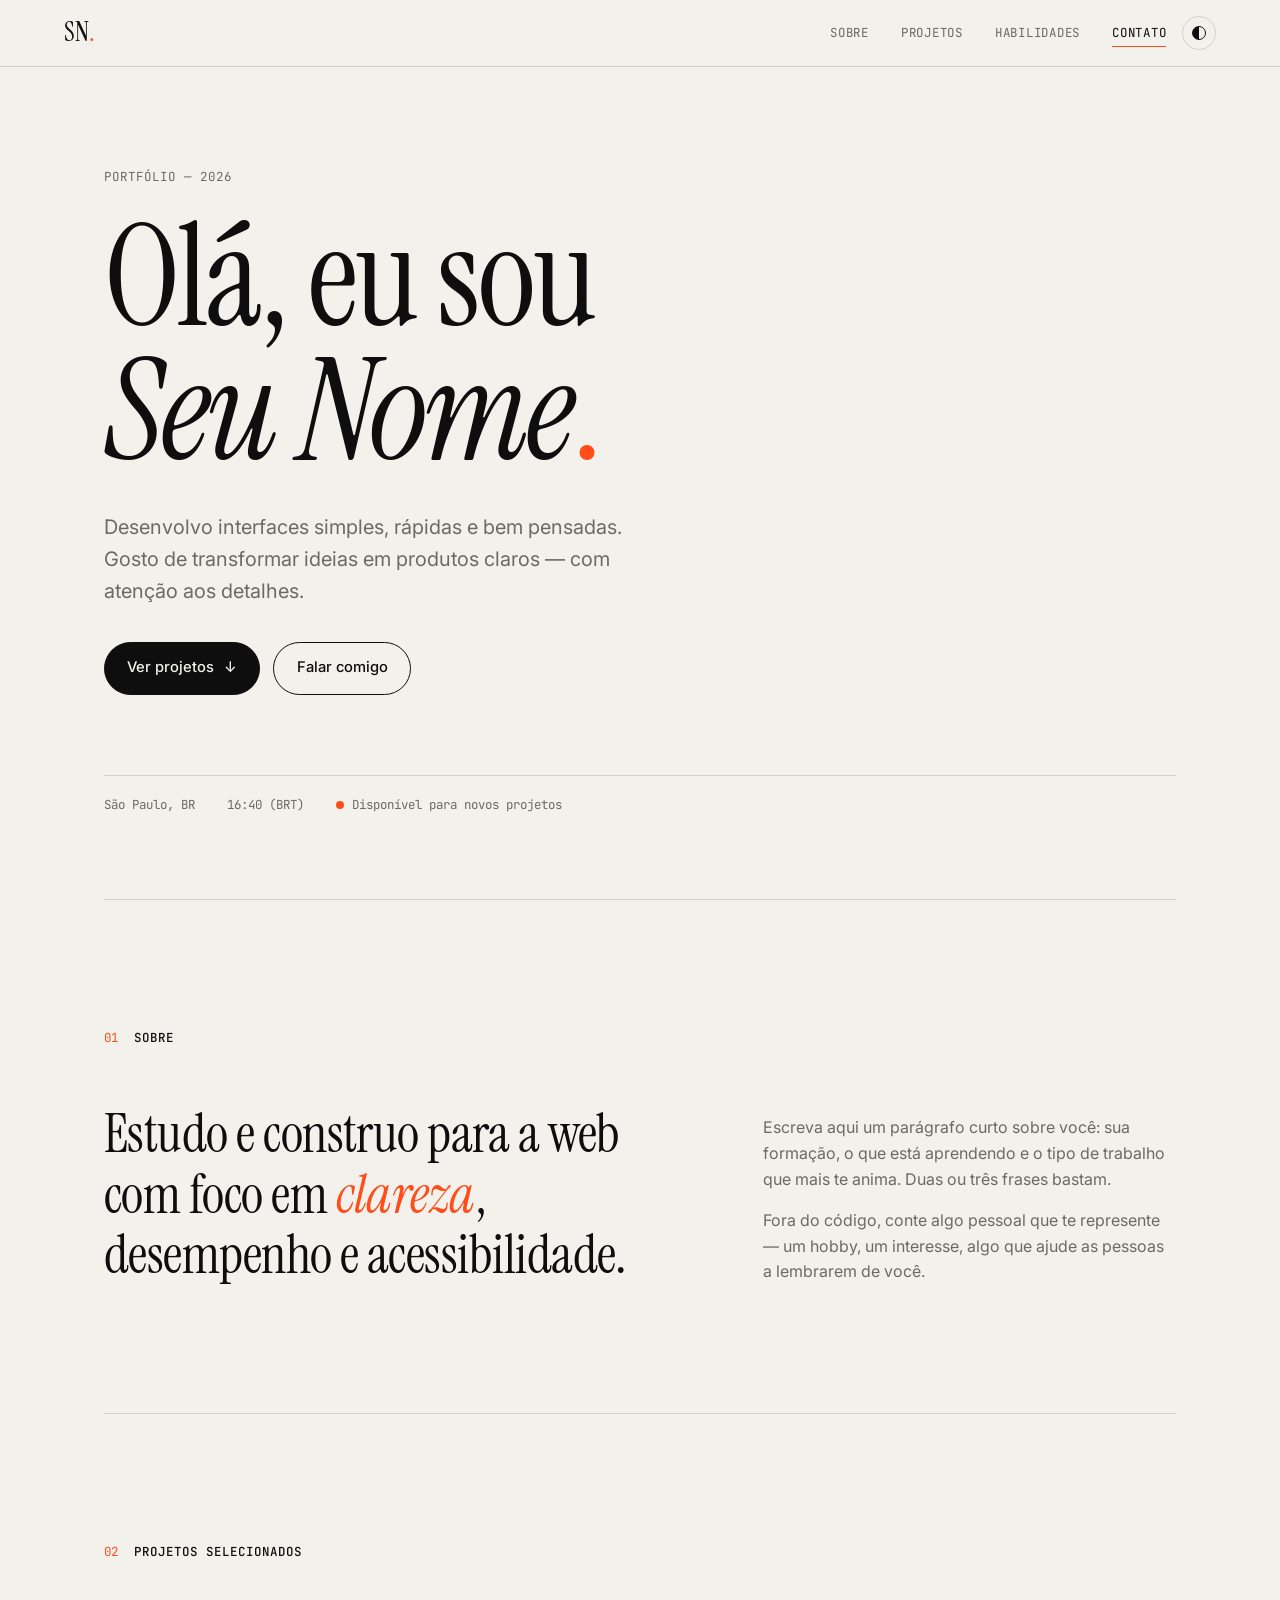
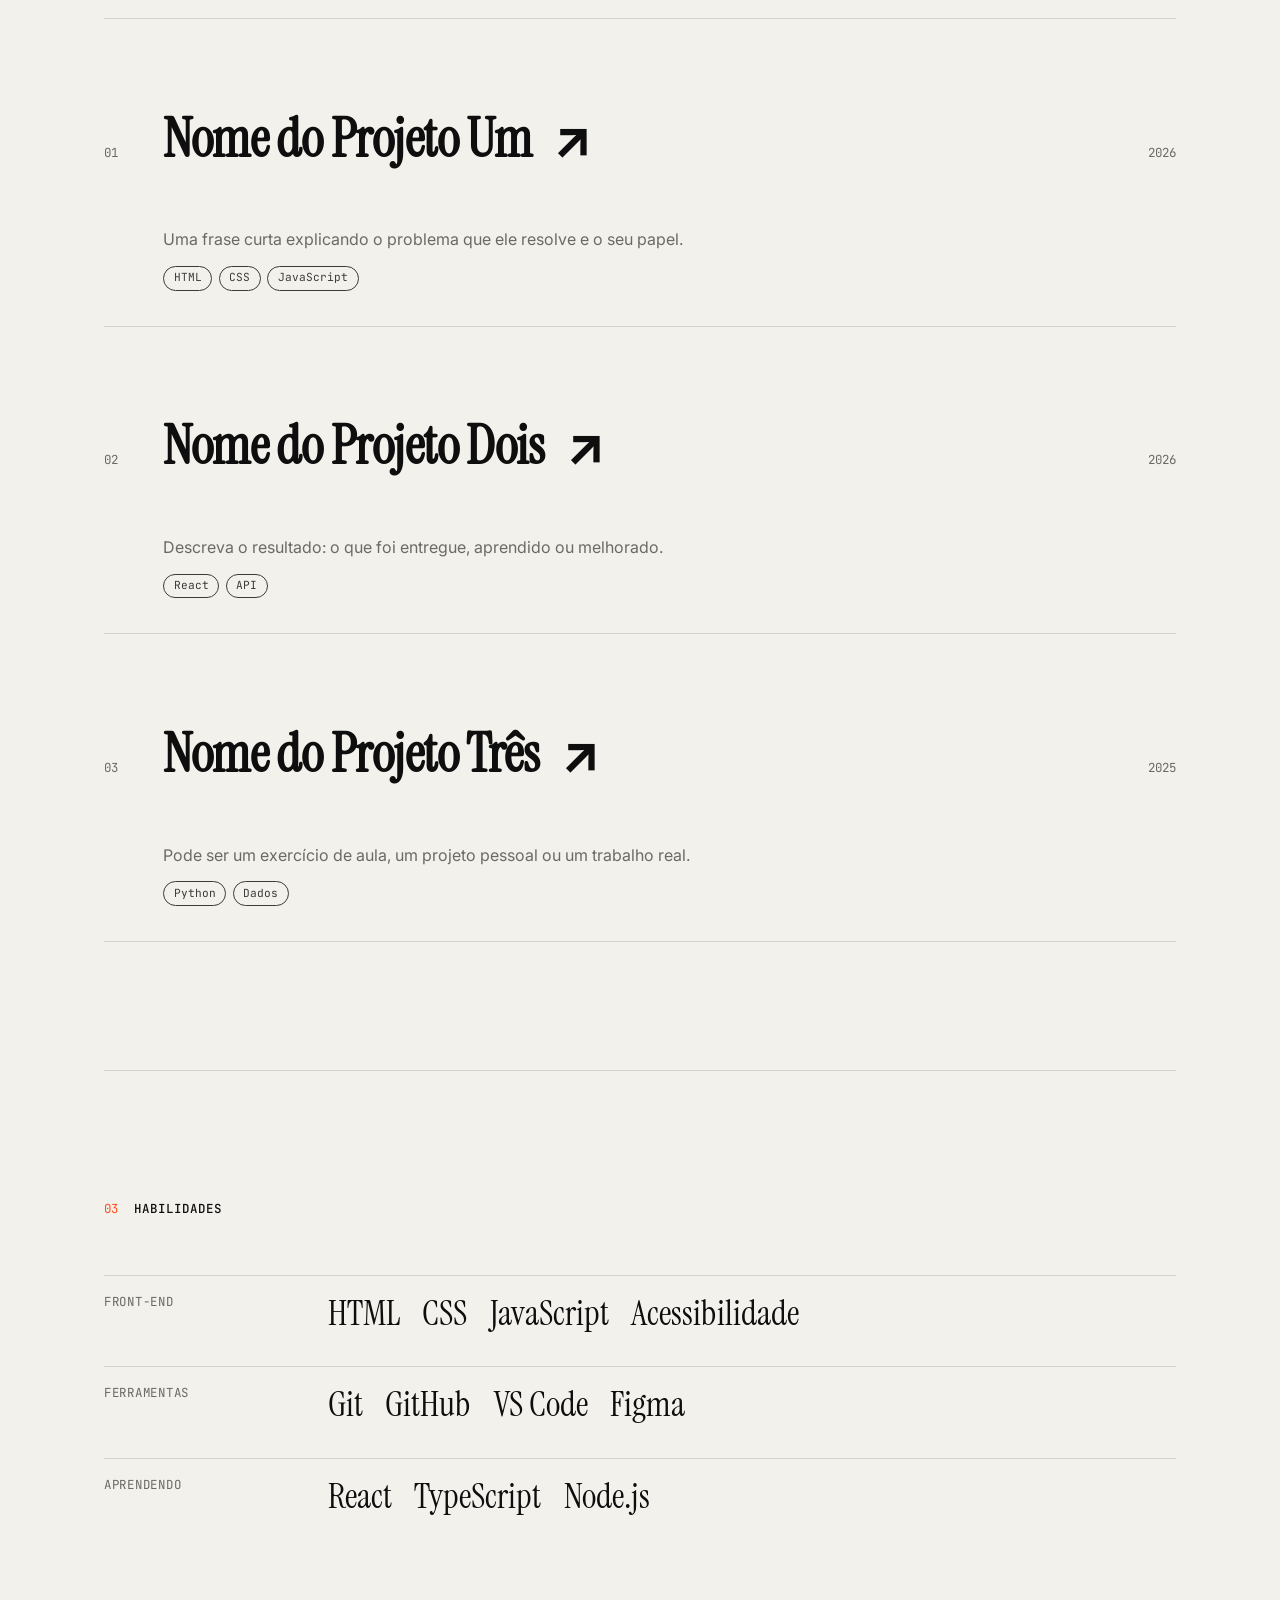
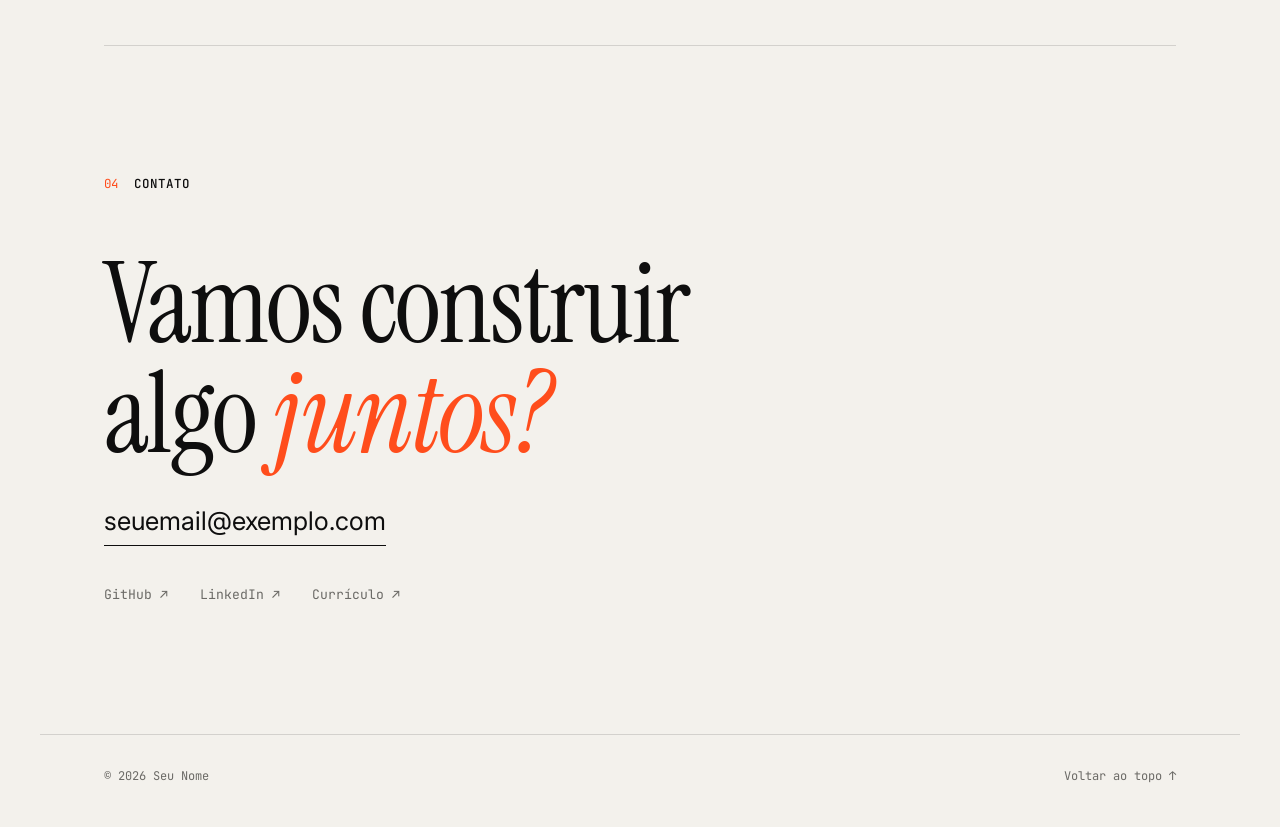
<file: index.html>
<!doctype html>
<html lang="pt-BR" data-theme="light">
<head>
  <meta charset="utf-8">
  <meta name="viewport" content="width=device-width, initial-scale=1">
  <title>Seu Nome — Portfólio</title>
  <meta name="description" content="Portfólio de Seu Nome — desenvolvedor(a) focado(a) em interfaces simples, rápidas e bem pensadas.">
  <meta name="theme-color" content="#f3f1ec">

  <link rel="preconnect" href="https://fonts.googleapis.com">
  <link rel="preconnect" href="https://fonts.gstatic.com" crossorigin>
  <link href="https://fonts.googleapis.com/css2?family=Instrument+Serif:ital@0;1&family=Inter:wght@400;500;600&family=JetBrains+Mono:wght@400;500&display=swap" rel="stylesheet">
  <link rel="stylesheet" href="style.css">

  <!-- Aplica o tema salvo antes de renderizar, evitando "piscar" -->
  <script>
    (function () {
      try {
        var saved = localStorage.getItem("theme");
        var prefersDark = window.matchMedia("(prefers-color-scheme: dark)").matches;
        document.documentElement.setAttribute("data-theme", saved || (prefersDark ? "dark" : "light"));
      } catch (e) {}
    })();
  </script>
</head>
<body>
  <a class="skip" href="#conteudo">Ir para o conteúdo</a>

  <header class="site-header">
    <a class="brand" href="#topo" aria-label="Início">SN<span class="dot">.</span></a>
    <nav class="nav" aria-label="Principal">
      <a href="#sobre">Sobre</a>
      <a href="#projetos">Projetos</a>
      <a href="#habilidades">Habilidades</a>
      <a href="#contato">Contato</a>
    </nav>
    <button class="theme-toggle" id="themeToggle" type="button" aria-label="Alternar tema claro/escuro">
      <span class="theme-toggle__icon" aria-hidden="true"></span>
    </button>
  </header>

  <main id="conteudo">
    <!-- HERO -->
    <section class="hero" id="topo">
      <p class="eyebrow reveal">Portfólio — <span id="year">2026</span></p>
      <h1 class="hero__title reveal">
        Olá, eu sou<br>
        <em>Seu Nome</em><span class="dot">.</span>
      </h1>
      <p class="hero__lead reveal">
        Desenvolvo interfaces simples, rápidas e bem pensadas.
        Gosto de transformar ideias em produtos claros — com atenção aos detalhes.
      </p>
      <div class="hero__actions reveal">
        <a class="btn btn--solid" href="#projetos">Ver projetos <span aria-hidden="true">↓</span></a>
        <a class="btn btn--ghost" href="#contato">Falar comigo</a>
      </div>
      <div class="hero__meta reveal">
        <span>São Paulo, BR</span>
        <span id="clock" aria-label="Horário local">--:--</span>
        <span class="status"><i aria-hidden="true"></i> Disponível para novos projetos</span>
      </div>
    </section>

    <!-- SOBRE -->
    <section class="section" id="sobre">
      <header class="section__head reveal">
        <span class="section__num">01</span>
        <h2 class="section__title">Sobre</h2>
      </header>
      <div class="about reveal">
        <p class="about__big">
          Estudo e construo para a web com foco em <em>clareza</em>, desempenho e acessibilidade.
        </p>
        <div class="about__text">
          <p>
            Escreva aqui um parágrafo curto sobre você: sua formação, o que está aprendendo e
            o tipo de trabalho que mais te anima. Duas ou três frases bastam.
          </p>
          <p>
            Fora do código, conte algo pessoal que te represente — um hobby, um interesse,
            algo que ajude as pessoas a lembrarem de você.
          </p>
        </div>
      </div>
    </section>

    <!-- PROJETOS -->
    <section class="section" id="projetos">
      <header class="section__head reveal">
        <span class="section__num">02</span>
        <h2 class="section__title">Projetos selecionados</h2>
      </header>
      <ol class="projects" id="projectList" aria-live="polite"></ol>
    </section>

    <!-- HABILIDADES -->
    <section class="section" id="habilidades">
      <header class="section__head reveal">
        <span class="section__num">03</span>
        <h2 class="section__title">Habilidades</h2>
      </header>
      <div class="skills reveal" id="skillList"></div>
    </section>

    <!-- CONTATO -->
    <section class="section contact" id="contato">
      <header class="section__head reveal">
        <span class="section__num">04</span>
        <h2 class="section__title">Contato</h2>
      </header>
      <p class="contact__big reveal">
        Vamos construir<br>algo <em>juntos?</em>
      </p>
      <a class="contact__mail reveal" href="mailto:seuemail@exemplo.com" id="mailLink">seuemail@exemplo.com</a>
      <ul class="contact__links reveal">
        <li><a href="https://github.com/nandagvenda" target="_blank" rel="noopener">GitHub ↗</a></li>
        <li><a href="https://www.linkedin.com/in/seu-usuario" target="_blank" rel="noopener">LinkedIn ↗</a></li>
        <li><a href="#" target="_blank" rel="noopener">Currículo ↗</a></li>
      </ul>
    </section>
  </main>

  <footer class="site-footer">
    <span>© <span id="year2">2026</span> Seu Nome</span>
    <a href="#topo">Voltar ao topo ↑</a>
  </footer>

  <script src="script.js"></script>
</body>
</html>
</file>
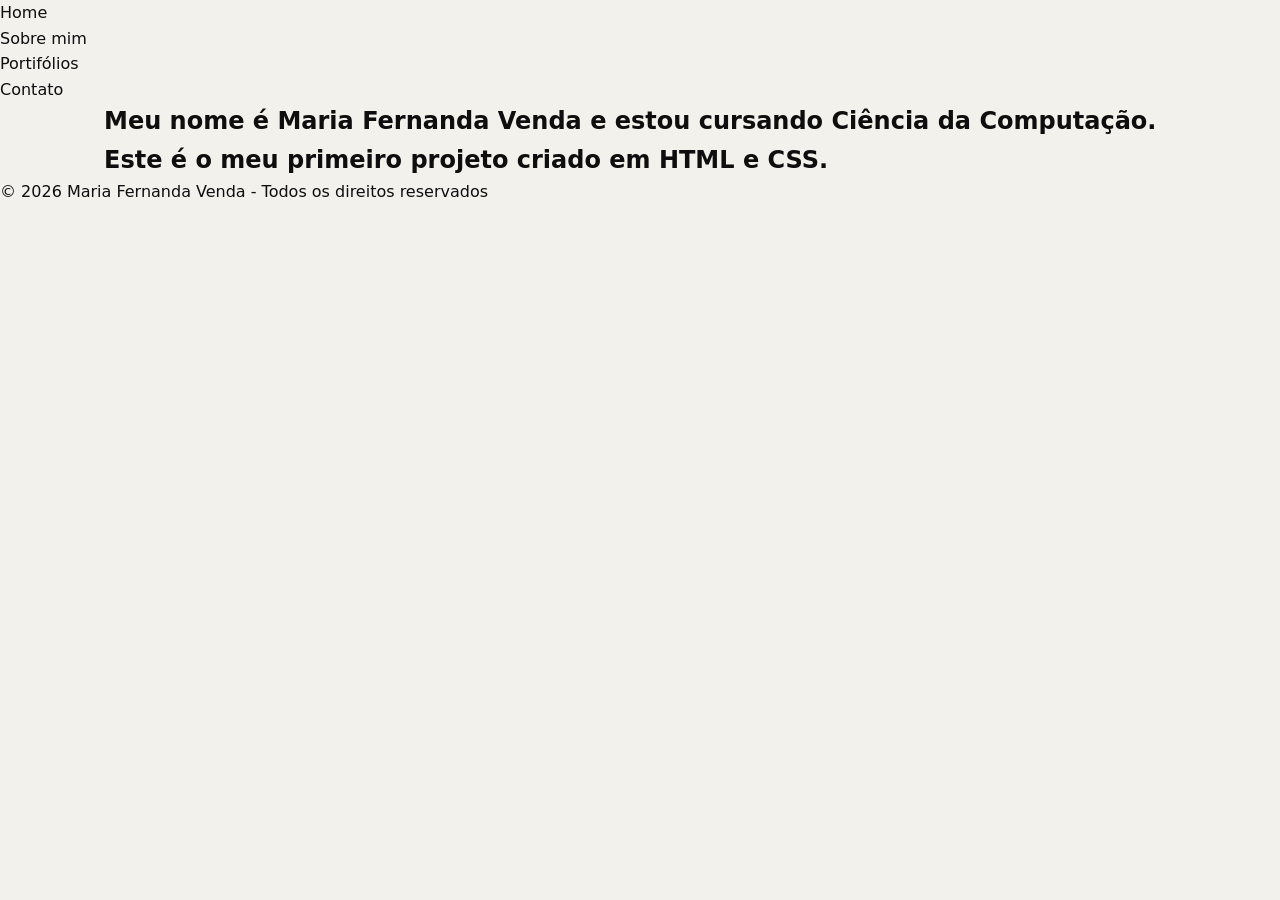
<file: about.html>
<!DOCTYPE html>
<html lang="en">
<head>
    <meta charset="UTF-8">
    <meta name="viewport" content="width=device-width, initial-scale=1.0">
    <title>Portifolio</title>
    <link rel="stylesheet" href="./style/pagina.css">
</head>
<body>
    <header>
        <nav>
            <ul>
                <li><a href="index.html">Home</a></li>
                <li><a href="about.html">Sobre mim</a></li>
                <li><a href="">Portifólios</a></li>
                <li><a href="">Contato</a></li>
            </ul>
        </nav>
    </header>
    <main>
       <section>
        <h1>Meu nome é Maria Fernanda Venda e estou cursando Ciência da Computação. Este é o meu primeiro projeto criado em HTML e CSS.</h1>
       </section>
    </main>
    <footer>
        <p>&copy; 2026 Maria Fernanda Venda - Todos os direitos reservados</p>
    </footer>
</body>
</html>
</file>
<file: style.css>
/* ==========================================================
   Portfólio — preto & branco + um acento
   Para trocar a cor de destaque, edite --accent abaixo.
   ========================================================== */

:root {
  --bg: #f3f1ec;
  --fg: #0e0e0e;
  --muted: #6b6a66;
  --line: rgba(14, 14, 14, 0.14);
  --accent: #ff4d1c;
  --accent-ink: #0e0e0e;

  --serif: "Instrument Serif", "Times New Roman", serif;
  --sans: "Inter", system-ui, -apple-system, "Segoe UI", sans-serif;
  --mono: "JetBrains Mono", ui-monospace, "SFMono-Regular", monospace;

  --gutter: clamp(1.25rem, 5vw, 4rem);
  --max: 1200px;
  --ease: cubic-bezier(0.2, 0.7, 0.2, 1);
}

[data-theme="dark"] {
  --bg: #0c0c0c;
  --fg: #f1efe9;
  --muted: #8d8b85;
  --line: rgba(241, 239, 233, 0.16);
  --accent: #ff6a3d;
}

*, *::before, *::after { box-sizing: border-box; }

html { scroll-behavior: smooth; scroll-padding-top: 5rem; }

body {
  margin: 0;
  background: var(--bg);
  color: var(--fg);
  font-family: var(--sans);
  font-size: 1rem;
  line-height: 1.6;
  -webkit-font-smoothing: antialiased;
  transition: background 0.4s var(--ease), color 0.4s var(--ease);
}

a { color: inherit; text-decoration: none; }
ul, ol { list-style: none; margin: 0; padding: 0; }
h1, h2, p { margin: 0; }

::selection { background: var(--accent); color: var(--accent-ink); }

:focus-visible {
  outline: 2px solid var(--accent);
  outline-offset: 3px;
  border-radius: 2px;
}

.skip {
  position: absolute; left: -999px; top: 0;
  background: var(--fg); color: var(--bg);
  padding: 0.6rem 1rem; z-index: 100;
}
.skip:focus { left: 0; }

em { font-family: var(--serif); font-style: italic; font-weight: 400; }
.dot { color: var(--accent); }

/* ---------- Header ---------- */
.site-header {
  position: sticky; top: 0; z-index: 50;
  display: flex; align-items: center; justify-content: space-between;
  gap: 1rem;
  padding: 1rem var(--gutter);
  background: color-mix(in srgb, var(--bg) 82%, transparent);
  backdrop-filter: blur(10px);
  -webkit-backdrop-filter: blur(10px);
  border-bottom: 1px solid var(--line);
}

.brand {
  font-family: var(--serif);
  font-size: 1.6rem;
  line-height: 1;
}

.nav { display: flex; gap: clamp(1rem, 3vw, 2rem); margin-left: auto; }
.nav a {
  position: relative;
  font-family: var(--mono);
  font-size: 0.78rem;
  text-transform: uppercase;
  letter-spacing: 0.06em;
  color: var(--muted);
  transition: color 0.25s;
}
.nav a::after {
  content: ""; position: absolute; left: 0; right: 0; bottom: -4px;
  height: 1px; background: var(--accent);
  transform: scaleX(0); transform-origin: left;
  transition: transform 0.35s var(--ease);
}
.nav a:hover, .nav a.is-active { color: var(--fg); }
.nav a:hover::after, .nav a.is-active::after { transform: scaleX(1); }

.theme-toggle {
  width: 2.1rem; height: 2.1rem;
  display: grid; place-items: center;
  background: none; border: 1px solid var(--line); border-radius: 50%;
  cursor: pointer; color: var(--fg);
  transition: border-color 0.25s, transform 0.4s var(--ease);
}
.theme-toggle:hover { border-color: var(--fg); transform: rotate(25deg); }
.theme-toggle__icon {
  width: 0.9rem; height: 0.9rem; border-radius: 50%;
  background: linear-gradient(90deg, var(--fg) 50%, transparent 50%);
  border: 1.5px solid var(--fg);
}

/* ---------- Layout ---------- */
main, .site-footer { max-width: var(--max); margin-inline: auto; padding-inline: var(--gutter); }

.section { padding-block: clamp(4rem, 10vw, 8rem); border-top: 1px solid var(--line); }
.section:first-of-type { border-top: 0; }

.section__head {
  display: flex; align-items: baseline; gap: 1rem;
  margin-bottom: clamp(2rem, 5vw, 3.5rem);
}
.section__num {
  font-family: var(--mono); font-size: 0.78rem; color: var(--accent);
}
.section__title {
  font-family: var(--mono); font-weight: 500;
  font-size: 0.78rem; text-transform: uppercase; letter-spacing: 0.08em;
}

/* ---------- Hero ---------- */
.hero {
  min-height: calc(100svh - 4.2rem);
  display: flex; flex-direction: column; justify-content: center;
  padding-block: 4rem 3rem;
}
.eyebrow {
  font-family: var(--mono); font-size: 0.78rem;
  text-transform: uppercase; letter-spacing: 0.08em; color: var(--muted);
  margin-bottom: 1.5rem;
}
.hero__title {
  font-family: var(--serif); font-weight: 400;
  font-size: clamp(3.4rem, 11vw, 9rem);
  line-height: 0.95; letter-spacing: -0.02em;
}
.hero__title em { color: var(--fg); }
.hero__lead {
  max-width: 34rem; margin-top: 2rem;
  font-size: clamp(1.05rem, 1.6vw, 1.25rem); color: var(--muted);
}
.hero__lead { text-wrap: pretty; }

.hero__actions { display: flex; flex-wrap: wrap; gap: 0.8rem; margin-top: 2.2rem; }

.btn {
  display: inline-flex; align-items: center; gap: 0.6rem;
  padding: 0.85rem 1.4rem; border-radius: 999px;
  font-size: 0.92rem; font-weight: 500;
  border: 1px solid var(--fg);
  transition: background 0.3s, color 0.3s, border-color 0.3s, transform 0.3s var(--ease);
}
.btn--solid { background: var(--fg); color: var(--bg); }
.btn--solid:hover { background: var(--accent); border-color: var(--accent); color: var(--accent-ink); transform: translateY(-2px); }
.btn--ghost:hover { background: var(--fg); color: var(--bg); transform: translateY(-2px); }

.hero__meta {
  display: flex; flex-wrap: wrap; gap: 0.6rem 2rem;
  margin-top: clamp(3rem, 8vw, 5rem);
  padding-top: 1.2rem; border-top: 1px solid var(--line);
  font-family: var(--mono); font-size: 0.78rem; color: var(--muted);
}
.status { display: inline-flex; align-items: center; gap: 0.5rem; }
.status i {
  width: 0.5rem; height: 0.5rem; border-radius: 50%;
  background: var(--accent);
  animation: pulse 2s ease-in-out infinite;
}
@keyframes pulse {
  0%, 100% { box-shadow: 0 0 0 0 color-mix(in srgb, var(--accent) 60%, transparent); }
  50% { box-shadow: 0 0 0 7px transparent; }
}

/* ---------- Sobre ---------- */
.about { display: grid; gap: 2.5rem; }
.about__big {
  font-family: var(--serif);
  font-size: clamp(1.9rem, 4.2vw, 3.4rem);
  line-height: 1.12; letter-spacing: -0.01em; max-width: 22ch;
}
.about__big em { color: var(--accent); }
.about__text { display: grid; gap: 1rem; max-width: 36rem; color: var(--muted); }
@media (min-width: 860px) {
  .about { grid-template-columns: 1.4fr 1fr; align-items: end; gap: 5rem; }
}

/* ---------- Projetos ---------- */
.projects { border-top: 1px solid var(--line); }
.project { border-bottom: 1px solid var(--line); }
.project__link {
  position: relative; display: grid;
  grid-template-columns: 2.5rem 1fr auto;
  gap: 0.4rem 1.2rem; align-items: baseline;
  padding: clamp(1.4rem, 3vw, 2.2rem) 0;
  transition: padding 0.4s var(--ease), color 0.3s;
}
.project__link::before {
  content: ""; position: absolute; inset: 0 calc(var(--gutter) * -1);
  background: var(--accent); z-index: -1;
  transform: scaleY(0); transform-origin: bottom;
  transition: transform 0.45s var(--ease);
}
.project__link:hover { padding-left: 1rem; color: var(--accent-ink); }
.project__link:hover::before { transform: scaleY(1); }
.project__link:hover .project__desc,
.project__link:hover .project__idx,
.project__link:hover .project__year { color: var(--accent-ink); }

.project__idx, .project__year {
  font-family: var(--mono); font-size: 0.78rem; color: var(--muted);
  transition: color 0.3s;
}
.project__title {
  font-family: var(--serif);
  font-size: clamp(1.8rem, 4.5vw, 3.4rem);
  line-height: 1.05; letter-spacing: -0.01em;
}
.project__arrow {
  display: inline-block; margin-left: 0.4em; font-family: var(--sans);
  transition: transform 0.4s var(--ease);
}
.project__link:hover .project__arrow { transform: translate(6px, -6px); }
.project__desc {
  grid-column: 2; color: var(--muted); max-width: 40rem;
  transition: color 0.3s;
}
.project__tags {
  grid-column: 2; display: flex; flex-wrap: wrap; gap: 0.4rem; margin-top: 0.4rem;
}
.tag {
  font-family: var(--mono); font-size: 0.7rem;
  padding: 0.15rem 0.6rem; border: 1px solid currentColor; border-radius: 999px;
  opacity: 0.8;
}
.project__year { grid-column: 3; grid-row: 1; }

/* ---------- Habilidades ---------- */
.skills { display: grid; gap: 2rem; }
.skills__group {
  display: grid; gap: 0.9rem; padding-top: 1rem; border-top: 1px solid var(--line);
}
.skills__label {
  font-family: var(--mono); font-size: 0.78rem; color: var(--muted);
  text-transform: uppercase; letter-spacing: 0.06em;
}
.skills__items { display: flex; flex-wrap: wrap; gap: 0.5rem 1.4rem; }
.skills__items li {
  font-family: var(--serif); font-size: clamp(1.5rem, 3vw, 2.2rem); line-height: 1.2;
  transition: color 0.25s, transform 0.3s var(--ease);
}
.skills__items li:hover { color: var(--accent); transform: translateY(-2px); }
@media (min-width: 860px) {
  .skills__group { grid-template-columns: 12rem 1fr; gap: 2rem; }
}

/* ---------- Contato ---------- */
.contact__big {
  font-family: var(--serif);
  font-size: clamp(3rem, 9vw, 7rem);
  line-height: 0.98; letter-spacing: -0.02em;
}
.contact__big em { color: var(--accent); }
.contact__mail {
  display: inline-block; margin-top: 2rem;
  font-size: clamp(1.1rem, 2.4vw, 1.6rem);
  border-bottom: 1px solid var(--fg); padding-bottom: 0.15rem;
  transition: color 0.25s, border-color 0.25s;
}
.contact__mail:hover { color: var(--accent); border-color: var(--accent); }
.contact__links { display: flex; flex-wrap: wrap; gap: 0.6rem 2rem; margin-top: 2.2rem; }
.contact__links a {
  font-family: var(--mono); font-size: 0.82rem; color: var(--muted);
  transition: color 0.25s;
}
.contact__links a:hover { color: var(--accent); }

/* ---------- Footer ---------- */
.site-footer {
  display: flex; justify-content: space-between; flex-wrap: wrap; gap: 1rem;
  padding-block: 2rem 2.5rem; border-top: 1px solid var(--line);
  font-family: var(--mono); font-size: 0.75rem; color: var(--muted);
}
.site-footer a:hover { color: var(--accent); }

/* ---------- Animação de entrada ---------- */
.reveal { opacity: 0; transform: translateY(18px); transition: opacity 0.8s var(--ease), transform 0.8s var(--ease); }
.reveal.is-in { opacity: 1; transform: none; }

/* ---------- Mobile ---------- */
@media (max-width: 640px) {
  .nav { display: none; }
  .theme-toggle { margin-left: auto; }
  .project__link { grid-template-columns: 1fr auto; }
  .project__idx { display: none; }
  .project__desc, .project__tags { grid-column: 1 / -1; }
  .project__year { grid-column: 2; }
  .project__link:hover { padding-left: 0.6rem; }
}

@media (prefers-reduced-motion: reduce) {
  html { scroll-behavior: auto; }
  *, *::before, *::after { animation: none !important; transition-duration: 0.01ms !important; }
  .reveal { opacity: 1; transform: none; }
}
</file>
<file: style/pagina.css>
/* ==========================================================
   Portfólio — preto & branco + um acento
   Para trocar a cor de destaque, edite --accent abaixo.
   ========================================================== */

:root {
  --bg: #f3f1ec;
  --fg: #0e0e0e;
  --muted: #6b6a66;
  --line: rgba(14, 14, 14, 0.14);
  --accent: #ff4d1c;
  --accent-ink: #0e0e0e;

  --serif: "Instrument Serif", "Times New Roman", serif;
  --sans: "Inter", system-ui, -apple-system, "Segoe UI", sans-serif;
  --mono: "JetBrains Mono", ui-monospace, "SFMono-Regular", monospace;

  --gutter: clamp(1.25rem, 5vw, 4rem);
  --max: 1200px;
  --ease: cubic-bezier(0.2, 0.7, 0.2, 1);
}

[data-theme="dark"] {
  --bg: #0c0c0c;
  --fg: #f1efe9;
  --muted: #8d8b85;
  --line: rgba(241, 239, 233, 0.16);
  --accent: #ff6a3d;
}

*, *::before, *::after { box-sizing: border-box; }

html { scroll-behavior: smooth; scroll-padding-top: 5rem; }

body {
  margin: 0;
  background: var(--bg);
  color: var(--fg);
  font-family: var(--sans);
  font-size: 1rem;
  line-height: 1.6;
  -webkit-font-smoothing: antialiased;
  transition: background 0.4s var(--ease), color 0.4s var(--ease);
}

a { color: inherit; text-decoration: none; }
ul, ol { list-style: none; margin: 0; padding: 0; }
h1, h2, p { margin: 0; }

::selection { background: var(--accent); color: var(--accent-ink); }

:focus-visible {
  outline: 2px solid var(--accent);
  outline-offset: 3px;
  border-radius: 2px;
}

.skip {
  position: absolute; left: -999px; top: 0;
  background: var(--fg); color: var(--bg);
  padding: 0.6rem 1rem; z-index: 100;
}
.skip:focus { left: 0; }

em { font-family: var(--serif); font-style: italic; font-weight: 400; }
.dot { color: var(--accent); }

/* ---------- Header ---------- */
.site-header {
  position: sticky; top: 0; z-index: 50;
  display: flex; align-items: center; justify-content: space-between;
  gap: 1rem;
  padding: 1rem var(--gutter);
  background: color-mix(in srgb, var(--bg) 82%, transparent);
  backdrop-filter: blur(10px);
  -webkit-backdrop-filter: blur(10px);
  border-bottom: 1px solid var(--line);
}

.brand {
  font-family: var(--serif);
  font-size: 1.6rem;
  line-height: 1;
}

.nav { display: flex; gap: clamp(1rem, 3vw, 2rem); margin-left: auto; }
.nav a {
  position: relative;
  font-family: var(--mono);
  font-size: 0.78rem;
  text-transform: uppercase;
  letter-spacing: 0.06em;
  color: var(--muted);
  transition: color 0.25s;
}
.nav a::after {
  content: ""; position: absolute; left: 0; right: 0; bottom: -4px;
  height: 1px; background: var(--accent);
  transform: scaleX(0); transform-origin: left;
  transition: transform 0.35s var(--ease);
}
.nav a:hover, .nav a.is-active { color: var(--fg); }
.nav a:hover::after, .nav a.is-active::after { transform: scaleX(1); }

.theme-toggle {
  width: 2.1rem; height: 2.1rem;
  display: grid; place-items: center;
  background: none; border: 1px solid var(--line); border-radius: 50%;
  cursor: pointer; color: var(--fg);
  transition: border-color 0.25s, transform 0.4s var(--ease);
}
.theme-toggle:hover { border-color: var(--fg); transform: rotate(25deg); }
.theme-toggle__icon {
  width: 0.9rem; height: 0.9rem; border-radius: 50%;
  background: linear-gradient(90deg, var(--fg) 50%, transparent 50%);
  border: 1.5px solid var(--fg);
}

/* ---------- Layout ---------- */
main, .site-footer { max-width: var(--max); margin-inline: auto; padding-inline: var(--gutter); }

.section { padding-block: clamp(4rem, 10vw, 8rem); border-top: 1px solid var(--line); }
.section:first-of-type { border-top: 0; }

.section__head {
  display: flex; align-items: baseline; gap: 1rem;
  margin-bottom: clamp(2rem, 5vw, 3.5rem);
}
.section__num {
  font-family: var(--mono); font-size: 0.78rem; color: var(--accent);
}
.section__title {
  font-family: var(--mono); font-weight: 500;
  font-size: 0.78rem; text-transform: uppercase; letter-spacing: 0.08em;
}

/* ---------- Hero ---------- */
.hero {
  min-height: calc(100svh - 4.2rem);
  display: flex; flex-direction: column; justify-content: center;
  padding-block: 4rem 3rem;
}
.eyebrow {
  font-family: var(--mono); font-size: 0.78rem;
  text-transform: uppercase; letter-spacing: 0.08em; color: var(--muted);
  margin-bottom: 1.5rem;
}
.hero__title {
  font-family: var(--serif); font-weight: 400;
  font-size: clamp(3.4rem, 11vw, 9rem);
  line-height: 0.95; letter-spacing: -0.02em;
}
.hero__title em { color: var(--fg); }
.hero__lead {
  max-width: 34rem; margin-top: 2rem;
  font-size: clamp(1.05rem, 1.6vw, 1.25rem); color: var(--muted);
}
.hero__lead { text-wrap: pretty; }

.hero__actions { display: flex; flex-wrap: wrap; gap: 0.8rem; margin-top: 2.2rem; }

.btn {
  display: inline-flex; align-items: center; gap: 0.6rem;
  padding: 0.85rem 1.4rem; border-radius: 999px;
  font-size: 0.92rem; font-weight: 500;
  border: 1px solid var(--fg);
  transition: background 0.3s, color 0.3s, border-color 0.3s, transform 0.3s var(--ease);
}
.btn--solid { background: var(--fg); color: var(--bg); }
.btn--solid:hover { background: var(--accent); border-color: var(--accent); color: var(--accent-ink); transform: translateY(-2px); }
.btn--ghost:hover { background: var(--fg); color: var(--bg); transform: translateY(-2px); }

.hero__meta {
  display: flex; flex-wrap: wrap; gap: 0.6rem 2rem;
  margin-top: clamp(3rem, 8vw, 5rem);
  padding-top: 1.2rem; border-top: 1px solid var(--line);
  font-family: var(--mono); font-size: 0.78rem; color: var(--muted);
}
.status { display: inline-flex; align-items: center; gap: 0.5rem; }
.status i {
  width: 0.5rem; height: 0.5rem; border-radius: 50%;
  background: var(--accent);
  animation: pulse 2s ease-in-out infinite;
}
@keyframes pulse {
  0%, 100% { box-shadow: 0 0 0 0 color-mix(in srgb, var(--accent) 60%, transparent); }
  50% { box-shadow: 0 0 0 7px transparent; }
}

/* ---------- Sobre ---------- */
.about { display: grid; gap: 2.5rem; }
.about__big {
  font-family: var(--serif);
  font-size: clamp(1.9rem, 4.2vw, 3.4rem);
  line-height: 1.12; letter-spacing: -0.01em; max-width: 22ch;
}
.about__big em { color: var(--accent); }
.about__text { display: grid; gap: 1rem; max-width: 36rem; color: var(--muted); }
@media (min-width: 860px) {
  .about { grid-template-columns: 1.4fr 1fr; align-items: end; gap: 5rem; }
}

/* ---------- Projetos ---------- */
.projects { border-top: 1px solid var(--line); }
.project { border-bottom: 1px solid var(--line); }
.project__link {
  position: relative; display: grid;
  grid-template-columns: 2.5rem 1fr auto;
  gap: 0.4rem 1.2rem; align-items: baseline;
  padding: clamp(1.4rem, 3vw, 2.2rem) 0;
  transition: padding 0.4s var(--ease), color 0.3s;
}
.project__link::before {
  content: ""; position: absolute; inset: 0 calc(var(--gutter) * -1);
  background: var(--accent); z-index: -1;
  transform: scaleY(0); transform-origin: bottom;
  transition: transform 0.45s var(--ease);
}
.project__link:hover { padding-left: 1rem; color: var(--accent-ink); }
.project__link:hover::before { transform: scaleY(1); }
.project__link:hover .project__desc,
.project__link:hover .project__idx,
.project__link:hover .project__year { color: var(--accent-ink); }

.project__idx, .project__year {
  font-family: var(--mono); font-size: 0.78rem; color: var(--muted);
  transition: color 0.3s;
}
.project__title {
  font-family: var(--serif);
  font-size: clamp(1.8rem, 4.5vw, 3.4rem);
  line-height: 1.05; letter-spacing: -0.01em;
}
.project__arrow {
  display: inline-block; margin-left: 0.4em; font-family: var(--sans);
  transition: transform 0.4s var(--ease);
}
.project__link:hover .project__arrow { transform: translate(6px, -6px); }
.project__desc {
  grid-column: 2; color: var(--muted); max-width: 40rem;
  transition: color 0.3s;
}
.project__tags {
  grid-column: 2; display: flex; flex-wrap: wrap; gap: 0.4rem; margin-top: 0.4rem;
}
.tag {
  font-family: var(--mono); font-size: 0.7rem;
  padding: 0.15rem 0.6rem; border: 1px solid currentColor; border-radius: 999px;
  opacity: 0.8;
}
.project__year { grid-column: 3; grid-row: 1; }

/* ---------- Habilidades ---------- */
.skills { display: grid; gap: 2rem; }
.skills__group {
  display: grid; gap: 0.9rem; padding-top: 1rem; border-top: 1px solid var(--line);
}
.skills__label {
  font-family: var(--mono); font-size: 0.78rem; color: var(--muted);
  text-transform: uppercase; letter-spacing: 0.06em;
}
.skills__items { display: flex; flex-wrap: wrap; gap: 0.5rem 1.4rem; }
.skills__items li {
  font-family: var(--serif); font-size: clamp(1.5rem, 3vw, 2.2rem); line-height: 1.2;
  transition: color 0.25s, transform 0.3s var(--ease);
}
.skills__items li:hover { color: var(--accent); transform: translateY(-2px); }
@media (min-width: 860px) {
  .skills__group { grid-template-columns: 12rem 1fr; gap: 2rem; }
}

/* ---------- Contato ---------- */
.contact__big {
  font-family: var(--serif);
  font-size: clamp(3rem, 9vw, 7rem);
  line-height: 0.98; letter-spacing: -0.02em;
}
.contact__big em { color: var(--accent); }
.contact__mail {
  display: inline-block; margin-top: 2rem;
  font-size: clamp(1.1rem, 2.4vw, 1.6rem);
  border-bottom: 1px solid var(--fg); padding-bottom: 0.15rem;
  transition: color 0.25s, border-color 0.25s;
}
.contact__mail:hover { color: var(--accent); border-color: var(--accent); }
.contact__links { display: flex; flex-wrap: wrap; gap: 0.6rem 2rem; margin-top: 2.2rem; }
.contact__links a {
  font-family: var(--mono); font-size: 0.82rem; color: var(--muted);
  transition: color 0.25s;
}
.contact__links a:hover { color: var(--accent); }

/* ---------- Footer ---------- */
.site-footer {
  display: flex; justify-content: space-between; flex-wrap: wrap; gap: 1rem;
  padding-block: 2rem 2.5rem; border-top: 1px solid var(--line);
  font-family: var(--mono); font-size: 0.75rem; color: var(--muted);
}
.site-footer a:hover { color: var(--accent); }

/* ---------- Animação de entrada ---------- */
.reveal { opacity: 0; transform: translateY(18px); transition: opacity 0.8s var(--ease), transform 0.8s var(--ease); }
.reveal.is-in { opacity: 1; transform: none; }

/* ---------- Mobile ---------- */
@media (max-width: 640px) {
  .nav { display: none; }
  .theme-toggle { margin-left: auto; }
  .project__link { grid-template-columns: 1fr auto; }
  .project__idx { display: none; }
  .project__desc, .project__tags { grid-column: 1 / -1; }
  .project__year { grid-column: 2; }
  .project__link:hover { padding-left: 0.6rem; }
}

@media (prefers-reduced-motion: reduce) {
  html { scroll-behavior: auto; }
  *, *::before, *::after { animation: none !important; transition-duration: 0.01ms !important; }
  .reveal { opacity: 1; transform: none; }
}
</file>
